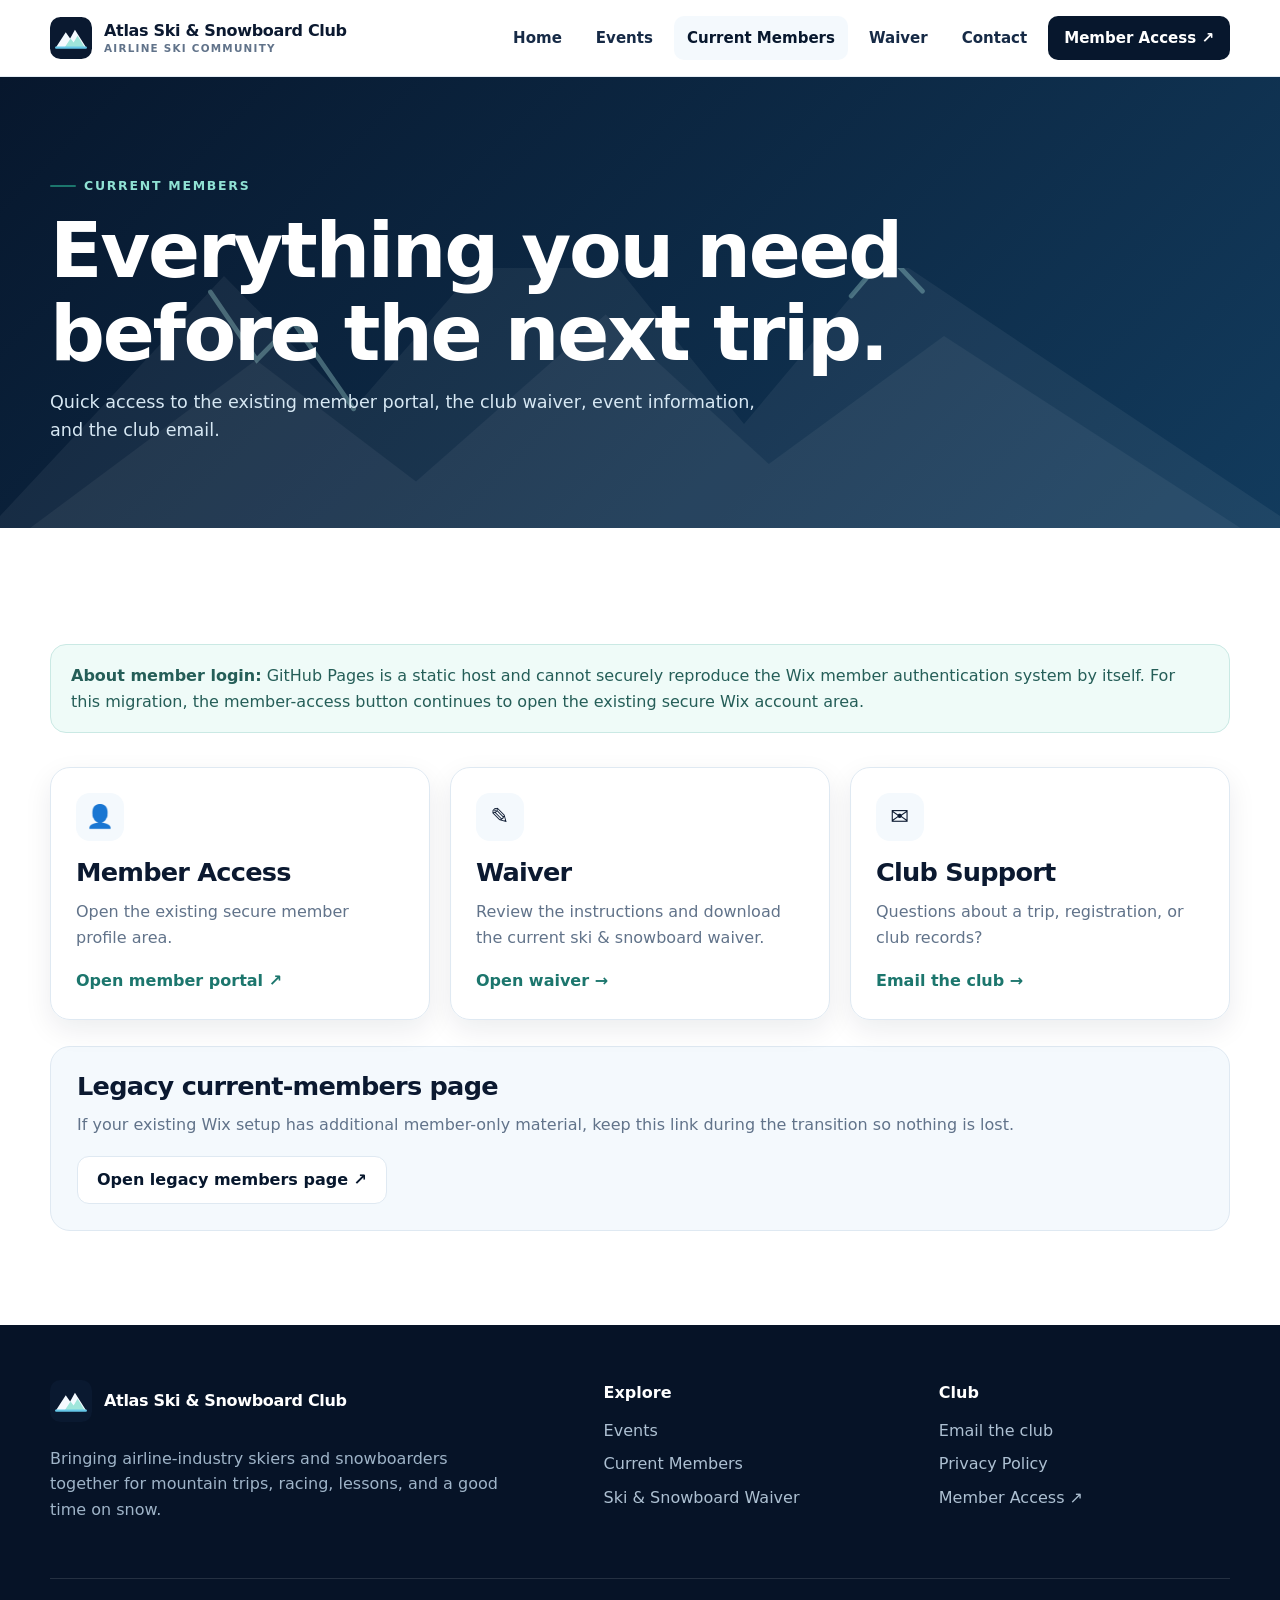
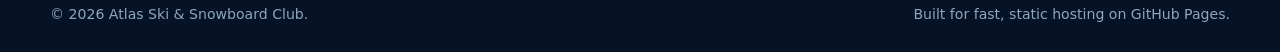
<file: members.html>
<!doctype html><html lang="en"><head><meta charset="utf-8"><meta name="viewport" content="width=device-width,initial-scale=1"><title>Current Members | Atlas Ski &amp; Snowboard Club</title><meta name="description" content="Atlas Ski and Snowboard Club current member resources."><meta name="theme-color" content="#07172d"><link rel="icon" href="assets/img/atlas-mark.svg"><link rel="stylesheet" href="assets/css/styles.css"></head><body><header class="site-header">
  <div class="container nav-wrap">
    <a class="brand" href="index.html" aria-label="Atlas Ski and Snowboard Club home">
      <img src="assets/img/atlas-mark.svg" alt="" width="42" height="42">
      <span class="brand-copy">Atlas Ski &amp; Snowboard Club<small>Airline ski community</small></span>
    </a>
    <button class="menu-btn" type="button" aria-label="Open navigation" aria-expanded="false"><span></span><span></span><span></span></button>
    <nav class="nav-links" aria-label="Primary navigation">
      <a href="index.html" class="">Home</a><a href="events.html" class="">Events</a><a href="members.html" aria-current="page" class="">Current Members</a><a href="waiver.html" class="">Waiver</a>
      <a href="mailto:atlasskisnowboardclub@gmail.com">Contact</a>
      <a class="nav-cta" href="https://www.atlasskisnowboardclub.com/profile/my/profile" target="_blank" rel="noopener">Member Access ↗</a>
    </nav>
  </div>
</header><main><section class="page-hero"><div class="container"><div class="eyebrow" style="color:#90e2d4">Current members</div><h1>Everything you need before the next trip.</h1><p>Quick access to the existing member portal, the club waiver, event information, and the club email.</p></div></section><section class="section"><div class="container"><div class="notice"><strong>About member login:</strong> GitHub Pages is a static host and cannot securely reproduce the Wix member authentication system by itself. For this migration, the member-access button continues to open the existing secure Wix account area.</div><div class="member-grid"><article class="member-tile fade-in"><div class="member-icon">👤</div><h3>Member Access</h3><p class="muted">Open the existing secure member profile area.</p><a class="text-link" href="https://www.atlasskisnowboardclub.com/profile/my/profile" target="_blank" rel="noopener">Open member portal ↗</a></article><article class="member-tile fade-in"><div class="member-icon">✎</div><h3>Waiver</h3><p class="muted">Review the instructions and download the current ski &amp; snowboard waiver.</p><a class="text-link" href="waiver.html">Open waiver →</a></article><article class="member-tile fade-in"><div class="member-icon">✉</div><h3>Club Support</h3><p class="muted">Questions about a trip, registration, or club records?</p><a class="text-link" href="mailto:atlasskisnowboardclub@gmail.com">Email the club →</a></article></div><div class="legacy-box"><h3>Legacy current-members page</h3><p class="muted">If your existing Wix setup has additional member-only material, keep this link during the transition so nothing is lost.</p><a class="btn btn-light" href="https://www.atlasskisnowboardclub.com/currentmembers" target="_blank" rel="noopener">Open legacy members page ↗</a></div></div></section></main><footer>
  <div class="container">
    <div class="footer-grid">
      <div class="footer-brand">
        <a class="brand" href="index.html"><img src="assets/img/atlas-mark.svg" alt="" width="42" height="42"><span>Atlas Ski &amp; Snowboard Club</span></a>
        <p>Bringing airline-industry skiers and snowboarders together for mountain trips, racing, lessons, and a good time on snow.</p>
      </div>
      <div><div class="footer-title">Explore</div><div class="footer-links"><a href="events.html">Events</a><a href="members.html">Current Members</a><a href="waiver.html">Ski &amp; Snowboard Waiver</a></div></div>
      <div><div class="footer-title">Club</div><div class="footer-links"><a href="mailto:atlasskisnowboardclub@gmail.com">Email the club</a><a href="privacy.html">Privacy Policy</a><a href="https://www.atlasskisnowboardclub.com/profile/my/profile" target="_blank" rel="noopener">Member Access ↗</a></div></div>
    </div>
    <div class="footer-bottom"><span>© <span data-year></span> Atlas Ski &amp; Snowboard Club.</span><span>Built for fast, static hosting on GitHub Pages.</span></div>
  </div>
</footer><script src="assets/js/main.js"></script><script src="assets/js/year.js"></script></body></html>
</file>
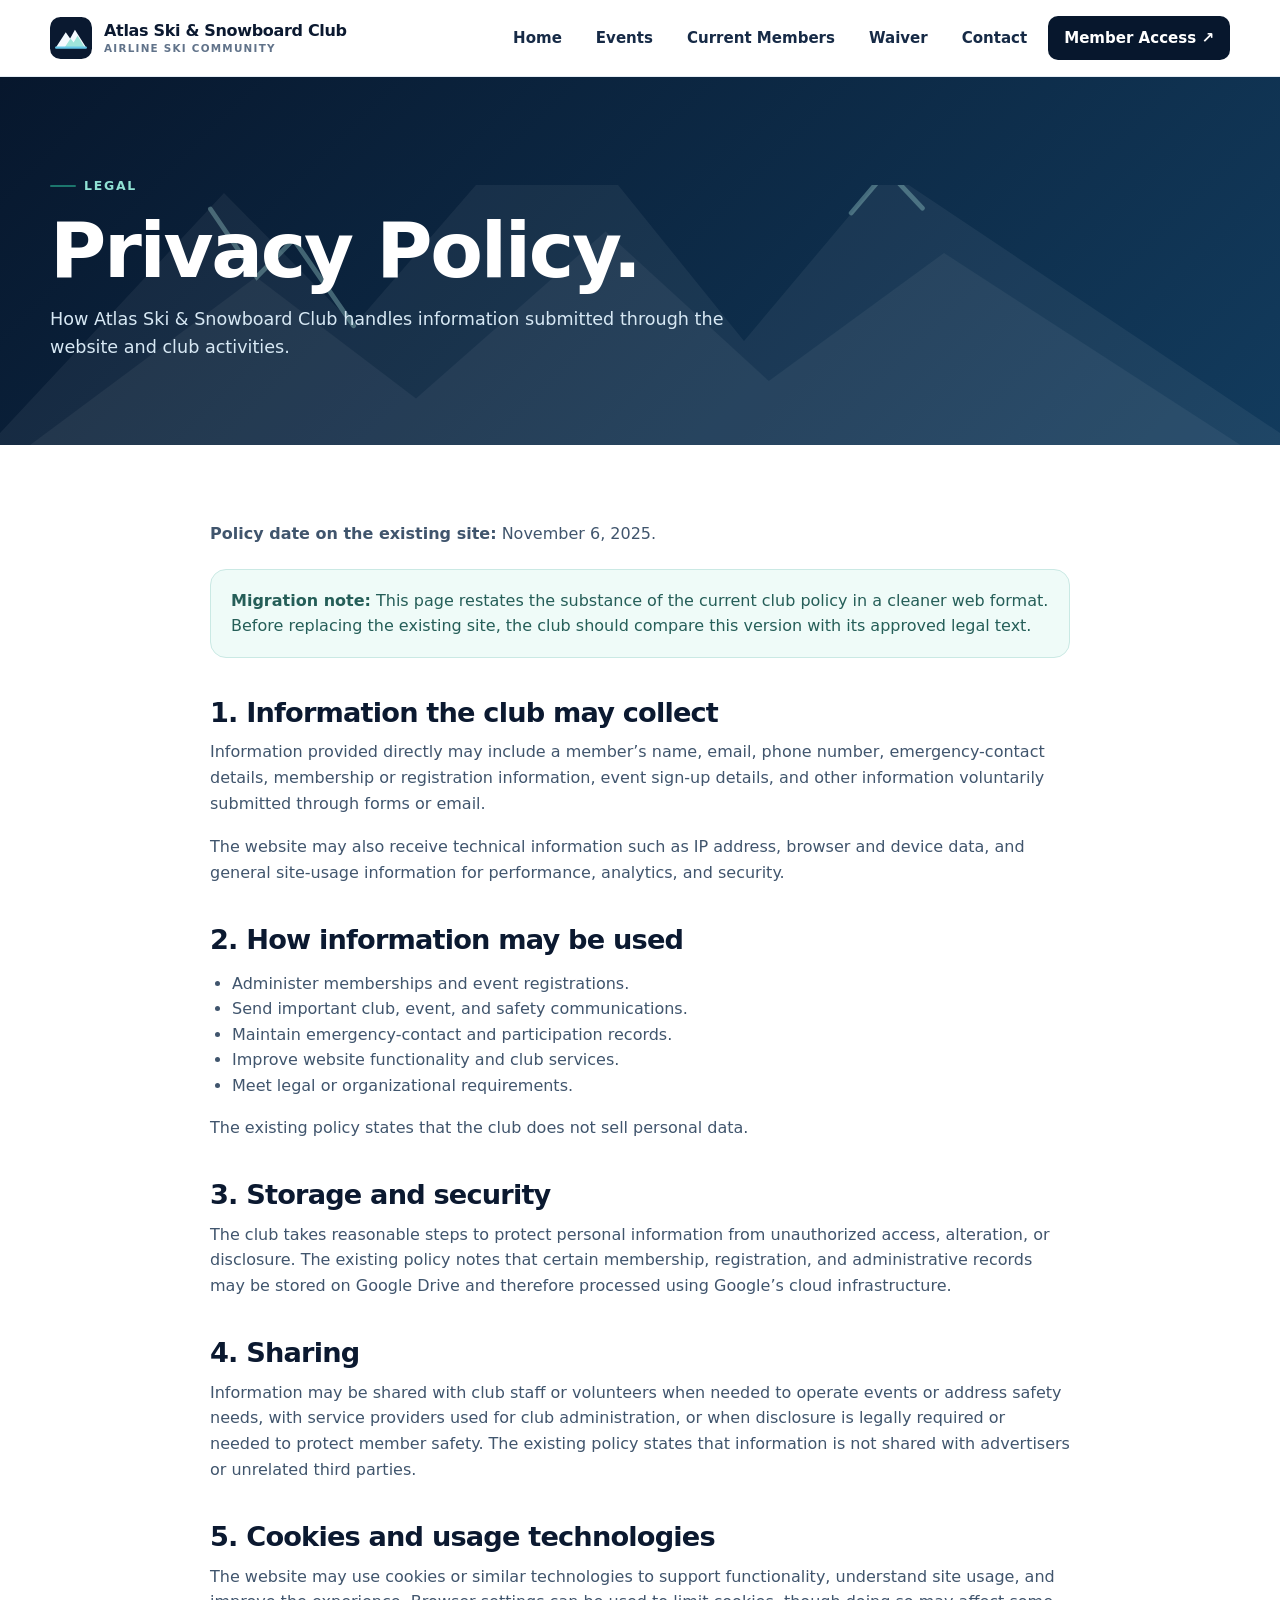
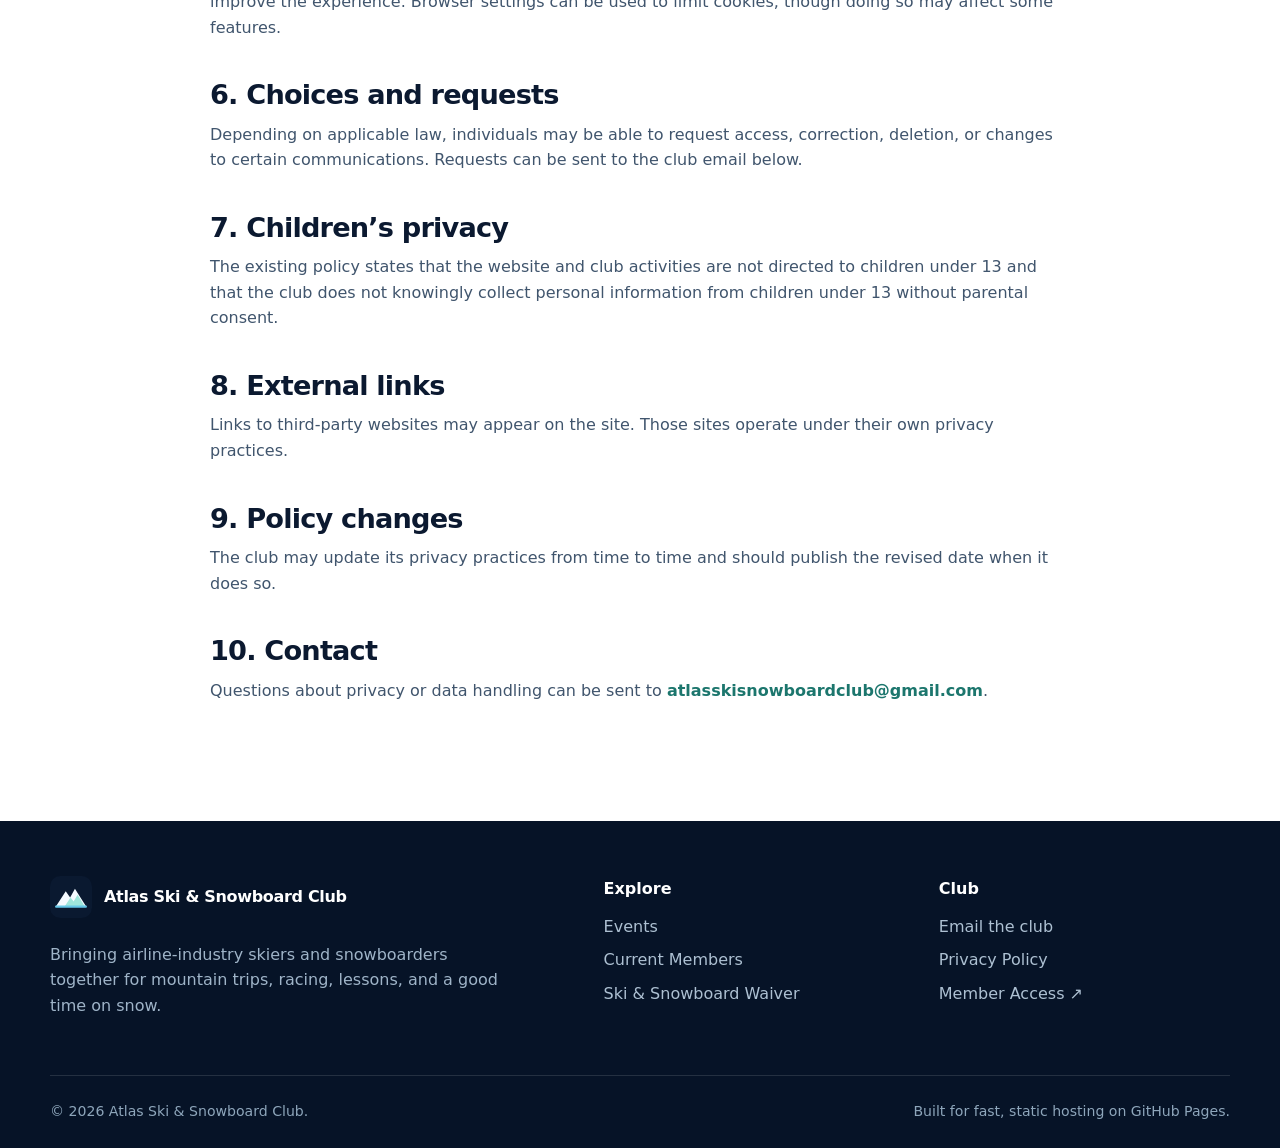
<file: privacy.html>
<!doctype html><html lang="en"><head><meta charset="utf-8"><meta name="viewport" content="width=device-width,initial-scale=1"><title>Privacy Policy | Atlas Ski &amp; Snowboard Club</title><meta name="description" content="Atlas Ski and Snowboard Club privacy policy."><meta name="theme-color" content="#07172d"><link rel="icon" href="assets/img/atlas-mark.svg"><link rel="stylesheet" href="assets/css/styles.css"></head><body><header class="site-header">
  <div class="container nav-wrap">
    <a class="brand" href="index.html" aria-label="Atlas Ski and Snowboard Club home">
      <img src="assets/img/atlas-mark.svg" alt="" width="42" height="42">
      <span class="brand-copy">Atlas Ski &amp; Snowboard Club<small>Airline ski community</small></span>
    </a>
    <button class="menu-btn" type="button" aria-label="Open navigation" aria-expanded="false"><span></span><span></span><span></span></button>
    <nav class="nav-links" aria-label="Primary navigation">
      <a href="index.html" class="">Home</a><a href="events.html" class="">Events</a><a href="members.html" class="">Current Members</a><a href="waiver.html" class="">Waiver</a>
      <a href="mailto:atlasskisnowboardclub@gmail.com">Contact</a>
      <a class="nav-cta" href="https://www.atlasskisnowboardclub.com/profile/my/profile" target="_blank" rel="noopener">Member Access ↗</a>
    </nav>
  </div>
</header><main><section class="page-hero"><div class="container"><div class="eyebrow" style="color:#90e2d4">Legal</div><h1>Privacy Policy.</h1><p>How Atlas Ski &amp; Snowboard Club handles information submitted through the website and club activities.</p></div></section><div class="content-shell prose"><p><strong>Policy date on the existing site:</strong> November 6, 2025.</p><div class="notice"><strong>Migration note:</strong> This page restates the substance of the current club policy in a cleaner web format. Before replacing the existing site, the club should compare this version with its approved legal text.</div><h2>1. Information the club may collect</h2><p>Information provided directly may include a member’s name, email, phone number, emergency-contact details, membership or registration information, event sign-up details, and other information voluntarily submitted through forms or email.</p><p>The website may also receive technical information such as IP address, browser and device data, and general site-usage information for performance, analytics, and security.</p><h2>2. How information may be used</h2><ul><li>Administer memberships and event registrations.</li><li>Send important club, event, and safety communications.</li><li>Maintain emergency-contact and participation records.</li><li>Improve website functionality and club services.</li><li>Meet legal or organizational requirements.</li></ul><p>The existing policy states that the club does not sell personal data.</p><h2>3. Storage and security</h2><p>The club takes reasonable steps to protect personal information from unauthorized access, alteration, or disclosure. The existing policy notes that certain membership, registration, and administrative records may be stored on Google Drive and therefore processed using Google’s cloud infrastructure.</p><h2>4. Sharing</h2><p>Information may be shared with club staff or volunteers when needed to operate events or address safety needs, with service providers used for club administration, or when disclosure is legally required or needed to protect member safety. The existing policy states that information is not shared with advertisers or unrelated third parties.</p><h2>5. Cookies and usage technologies</h2><p>The website may use cookies or similar technologies to support functionality, understand site usage, and improve the experience. Browser settings can be used to limit cookies, though doing so may affect some features.</p><h2>6. Choices and requests</h2><p>Depending on applicable law, individuals may be able to request access, correction, deletion, or changes to certain communications. Requests can be sent to the club email below.</p><h2>7. Children’s privacy</h2><p>The existing policy states that the website and club activities are not directed to children under 13 and that the club does not knowingly collect personal information from children under 13 without parental consent.</p><h2>8. External links</h2><p>Links to third-party websites may appear on the site. Those sites operate under their own privacy practices.</p><h2>9. Policy changes</h2><p>The club may update its privacy practices from time to time and should publish the revised date when it does so.</p><h2>10. Contact</h2><p>Questions about privacy or data handling can be sent to <a class="text-link" href="mailto:atlasskisnowboardclub@gmail.com">atlasskisnowboardclub@gmail.com</a>.</p></div></main><footer>
  <div class="container">
    <div class="footer-grid">
      <div class="footer-brand">
        <a class="brand" href="index.html"><img src="assets/img/atlas-mark.svg" alt="" width="42" height="42"><span>Atlas Ski &amp; Snowboard Club</span></a>
        <p>Bringing airline-industry skiers and snowboarders together for mountain trips, racing, lessons, and a good time on snow.</p>
      </div>
      <div><div class="footer-title">Explore</div><div class="footer-links"><a href="events.html">Events</a><a href="members.html">Current Members</a><a href="waiver.html">Ski &amp; Snowboard Waiver</a></div></div>
      <div><div class="footer-title">Club</div><div class="footer-links"><a href="mailto:atlasskisnowboardclub@gmail.com">Email the club</a><a href="privacy.html">Privacy Policy</a><a href="https://www.atlasskisnowboardclub.com/profile/my/profile" target="_blank" rel="noopener">Member Access ↗</a></div></div>
    </div>
    <div class="footer-bottom"><span>© <span data-year></span> Atlas Ski &amp; Snowboard Club.</span><span>Built for fast, static hosting on GitHub Pages.</span></div>
  </div>
</footer><script src="assets/js/main.js"></script><script src="assets/js/year.js"></script></body></html>
</file>
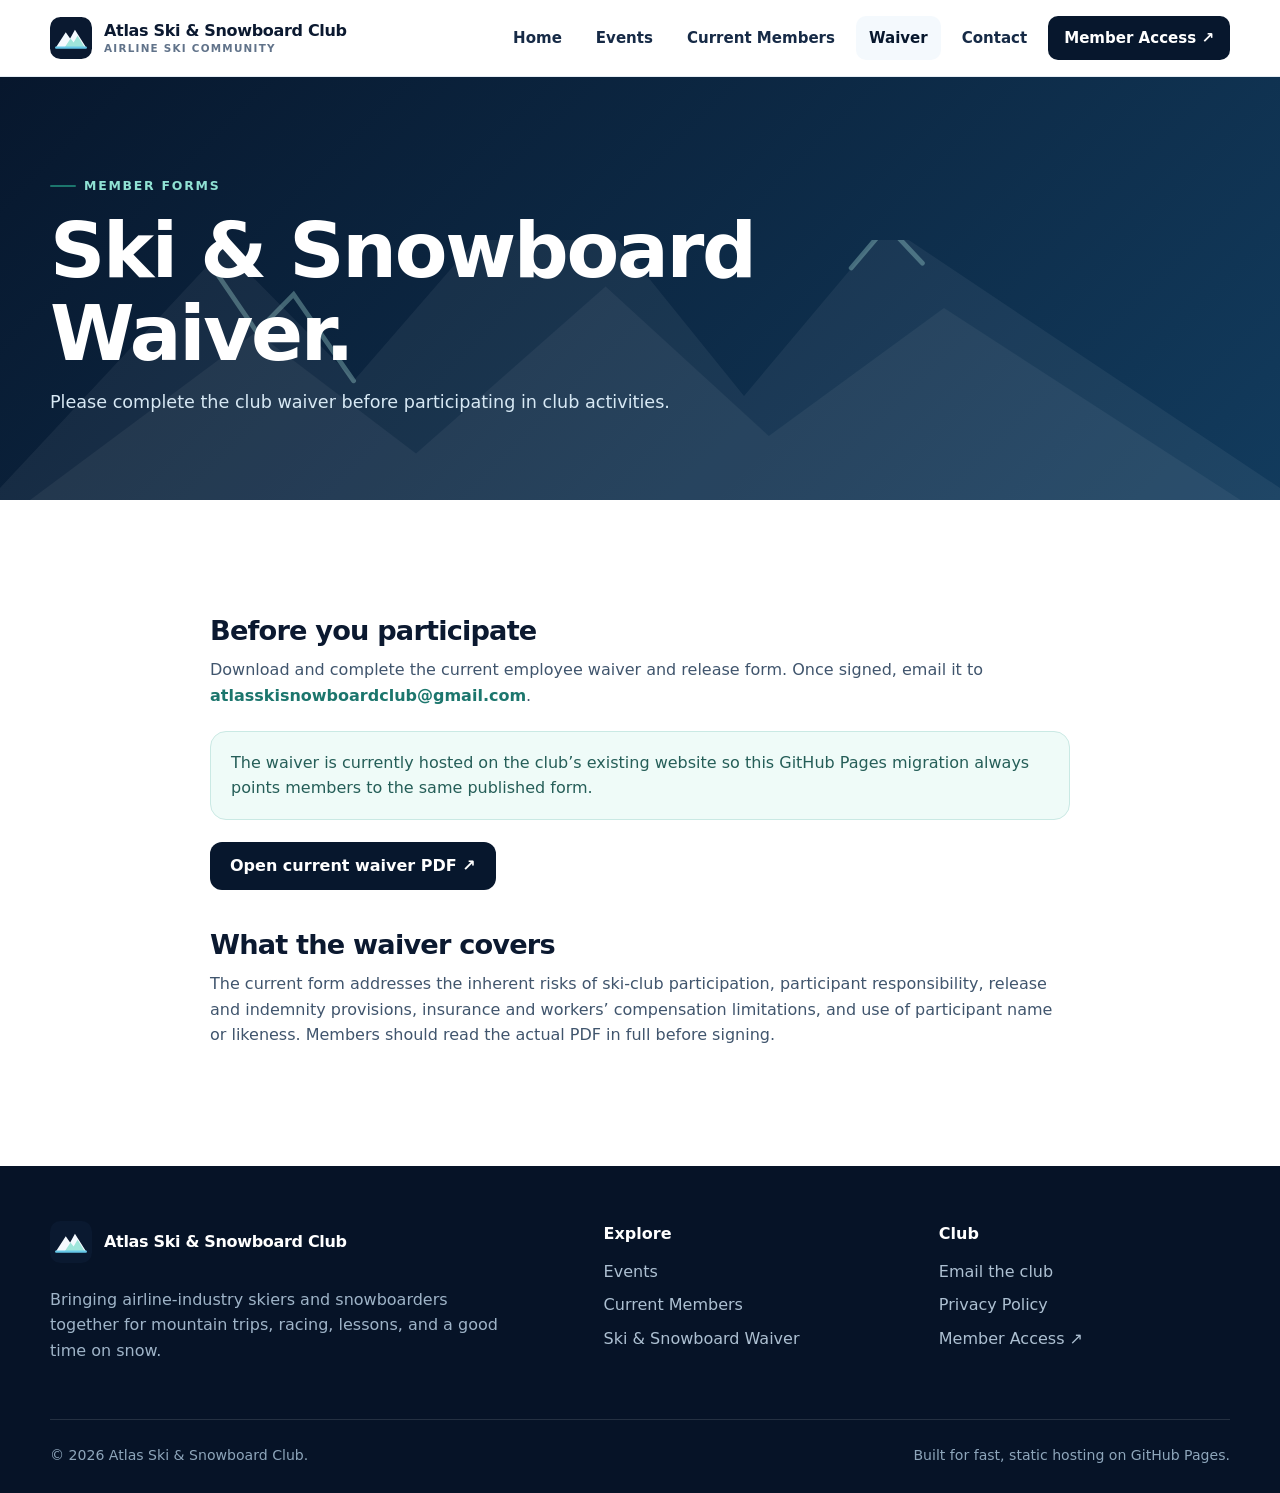
<file: waiver.html>
<!doctype html><html lang="en"><head><meta charset="utf-8"><meta name="viewport" content="width=device-width,initial-scale=1"><title>Ski & Snowboard Waiver | Atlas Ski &amp; Snowboard Club</title><meta name="description" content="Atlas Ski and Snowboard Club waiver instructions and current waiver PDF."><meta name="theme-color" content="#07172d"><link rel="icon" href="assets/img/atlas-mark.svg"><link rel="stylesheet" href="assets/css/styles.css"></head><body><header class="site-header">
  <div class="container nav-wrap">
    <a class="brand" href="index.html" aria-label="Atlas Ski and Snowboard Club home">
      <img src="assets/img/atlas-mark.svg" alt="" width="42" height="42">
      <span class="brand-copy">Atlas Ski &amp; Snowboard Club<small>Airline ski community</small></span>
    </a>
    <button class="menu-btn" type="button" aria-label="Open navigation" aria-expanded="false"><span></span><span></span><span></span></button>
    <nav class="nav-links" aria-label="Primary navigation">
      <a href="index.html" class="">Home</a><a href="events.html" class="">Events</a><a href="members.html" class="">Current Members</a><a href="waiver.html" aria-current="page" class="">Waiver</a>
      <a href="mailto:atlasskisnowboardclub@gmail.com">Contact</a>
      <a class="nav-cta" href="https://www.atlasskisnowboardclub.com/profile/my/profile" target="_blank" rel="noopener">Member Access ↗</a>
    </nav>
  </div>
</header><main><section class="page-hero"><div class="container"><div class="eyebrow" style="color:#90e2d4">Member forms</div><h1>Ski &amp; Snowboard Waiver.</h1><p>Please complete the club waiver before participating in club activities.</p></div></section><div class="content-shell prose"><h2>Before you participate</h2><p>Download and complete the current employee waiver and release form. Once signed, email it to <a class="text-link" href="mailto:atlasskisnowboardclub@gmail.com">atlasskisnowboardclub@gmail.com</a>.</p><div class="notice">The waiver is currently hosted on the club’s existing website so this GitHub Pages migration always points members to the same published form.</div><p><a class="btn btn-dark" href="https://www.atlasskisnowboardclub.com/_files/ugd/af9aff_60998bb3d6e14a10af61ba1ff5b6d6c3.pdf" target="_blank" rel="noopener">Open current waiver PDF ↗</a></p><h2>What the waiver covers</h2><p>The current form addresses the inherent risks of ski-club participation, participant responsibility, release and indemnity provisions, insurance and workers’ compensation limitations, and use of participant name or likeness. Members should read the actual PDF in full before signing.</p></div></main><footer>
  <div class="container">
    <div class="footer-grid">
      <div class="footer-brand">
        <a class="brand" href="index.html"><img src="assets/img/atlas-mark.svg" alt="" width="42" height="42"><span>Atlas Ski &amp; Snowboard Club</span></a>
        <p>Bringing airline-industry skiers and snowboarders together for mountain trips, racing, lessons, and a good time on snow.</p>
      </div>
      <div><div class="footer-title">Explore</div><div class="footer-links"><a href="events.html">Events</a><a href="members.html">Current Members</a><a href="waiver.html">Ski &amp; Snowboard Waiver</a></div></div>
      <div><div class="footer-title">Club</div><div class="footer-links"><a href="mailto:atlasskisnowboardclub@gmail.com">Email the club</a><a href="privacy.html">Privacy Policy</a><a href="https://www.atlasskisnowboardclub.com/profile/my/profile" target="_blank" rel="noopener">Member Access ↗</a></div></div>
    </div>
    <div class="footer-bottom"><span>© <span data-year></span> Atlas Ski &amp; Snowboard Club.</span><span>Built for fast, static hosting on GitHub Pages.</span></div>
  </div>
</footer><script src="assets/js/main.js"></script><script src="assets/js/year.js"></script></body></html>
</file>
<file: assets/css/styles.css>
:root {
  --ink: #0b1930;
  --ink-2: #162a46;
  --ice: #f4f9fd;
  --white: #ffffff;
  --line: #dfe9f2;
  --muted: #61738a;
  --sky: #5ec6e7;
  --mint: #90e2d4;
  --mint-dark: #1c766d;
  --navy: #07172d;
  --navy-2: #0f3151;
  --warning: #ab5d16;
  --shadow: 0 18px 55px rgba(7, 23, 45, 0.12);
  --shadow-sm: 0 10px 28px rgba(7, 23, 45, 0.08);
  --radius: 22px;
  --radius-sm: 14px;
  --max: 1180px;
}

* { box-sizing: border-box; }
html { scroll-behavior: smooth; }
body {
  margin: 0;
  font-family: Inter, ui-sans-serif, system-ui, -apple-system, BlinkMacSystemFont, "Segoe UI", sans-serif;
  color: var(--ink);
  background: var(--white);
  line-height: 1.6;
  -webkit-font-smoothing: antialiased;
}
img { max-width: 100%; display: block; }
a { color: inherit; text-decoration: none; }
button, input, select { font: inherit; }
.container { width: min(calc(100% - 40px), var(--max)); margin: 0 auto; }
.eyebrow {
  display: inline-flex;
  align-items: center;
  gap: 8px;
  margin-bottom: 14px;
  font-size: .78rem;
  font-weight: 800;
  letter-spacing: .14em;
  text-transform: uppercase;
  color: var(--mint-dark);
}
.eyebrow::before { content: ""; width: 26px; height: 2px; background: var(--mint-dark); border-radius: 2px; }
h1, h2, h3, h4 { margin: 0 0 12px; line-height: 1.08; letter-spacing: -0.03em; }
h1 { font-size: clamp(2.8rem, 7vw, 6.2rem); }
h2 { font-size: clamp(2rem, 4vw, 3.55rem); }
h3 { font-size: clamp(1.25rem, 2vw, 1.6rem); }
p { margin: 0 0 18px; }
.lead { font-size: clamp(1.08rem, 2vw, 1.28rem); color: #d8e8f5; max-width: 700px; }
.muted { color: var(--muted); }

.site-header {
  position: sticky;
  top: 0;
  z-index: 50;
  background: rgba(255,255,255,.88);
  backdrop-filter: blur(18px);
  border-bottom: 1px solid rgba(223,233,242,.8);
}
.nav-wrap { min-height: 76px; display: flex; align-items: center; justify-content: space-between; gap: 24px; }
.brand { display: inline-flex; align-items: center; gap: 12px; font-weight: 900; letter-spacing: -.02em; }
.brand img { width: 42px; height: 42px; }
.brand-copy { display: flex; flex-direction: column; line-height: 1.02; }
.brand-copy small { font-weight: 700; font-size: .65rem; letter-spacing: .12em; text-transform: uppercase; color: var(--muted); margin-top: 4px; }
.nav-links { display: flex; align-items: center; gap: 8px; }
.nav-links a { padding: 10px 13px; border-radius: 10px; color: var(--ink-2); font-weight: 700; font-size: .94rem; }
.nav-links a:hover, .nav-links a[aria-current="page"] { background: var(--ice); color: var(--navy); }
.nav-links .nav-cta { background: var(--navy); color: white; padding-inline: 16px; }
.nav-links .nav-cta:hover { background: var(--navy-2); color: white; }
.menu-btn { display: none; width: 44px; height: 44px; border: 1px solid var(--line); background: white; border-radius: 12px; cursor: pointer; }
.menu-btn span { width: 19px; height: 2px; background: var(--ink); display: block; margin: 4px auto; border-radius: 2px; }

.hero {
  position: relative;
  min-height: 690px;
  overflow: hidden;
  display: flex;
  align-items: center;
  color: white;
  background:
    linear-gradient(90deg, rgba(5,18,35,.96) 0%, rgba(5,18,35,.84) 47%, rgba(5,18,35,.37) 100%),
    url('https://static.wixstatic.com/media/af9aff_cb070762d622454fbf0e550f488bd56f~mv2.jpg') center/cover no-repeat,
    linear-gradient(135deg, var(--navy), var(--navy-2));
}
.hero::after {
  content: "";
  position: absolute;
  inset: auto 0 0;
  height: 55%;
  background: url('../img/mountain-lines.svg') center bottom/cover no-repeat;
  pointer-events: none;
}
.hero-grid { position: relative; z-index: 2; display: grid; grid-template-columns: 1.1fr .65fr; align-items: end; gap: 60px; padding: 90px 0 88px; }
.hero .eyebrow { color: var(--mint); }
.hero .eyebrow::before { background: var(--mint); }
.hero h1 { max-width: 860px; }
.hero h1 span { color: var(--mint); }
.hero-actions { display: flex; flex-wrap: wrap; gap: 12px; margin-top: 32px; }
.btn { display: inline-flex; align-items: center; justify-content: center; gap: 9px; min-height: 48px; padding: 0 19px; border-radius: 12px; border: 1px solid transparent; font-weight: 800; transition: .2s ease; cursor: pointer; }
.btn:hover { transform: translateY(-2px); }
.btn-primary { background: var(--mint); color: var(--navy); box-shadow: 0 9px 24px rgba(144,226,212,.22); }
.btn-primary:hover { background: #aaf0e5; }
.btn-secondary { color: white; border-color: rgba(255,255,255,.34); background: rgba(255,255,255,.08); }
.btn-secondary:hover { background: rgba(255,255,255,.15); }
.btn-dark { background: var(--navy); color: white; }
.btn-dark:hover { background: var(--navy-2); }
.btn-light { background: white; color: var(--navy); border-color: var(--line); }
.hero-card { justify-self: end; width: min(100%, 360px); padding: 26px; border-radius: var(--radius); background: rgba(255,255,255,.1); border: 1px solid rgba(255,255,255,.2); backdrop-filter: blur(16px); box-shadow: var(--shadow); }
.hero-card .stat { display: grid; grid-template-columns: auto 1fr; gap: 14px; padding: 17px 0; border-bottom: 1px solid rgba(255,255,255,.15); }
.hero-card .stat:last-child { border-bottom: 0; padding-bottom: 0; }
.stat-icon { width: 42px; height: 42px; display: grid; place-items: center; border-radius: 12px; background: rgba(144,226,212,.17); font-size: 1.25rem; }
.stat strong { display: block; font-size: 1.05rem; }
.stat span { color: #ccdeec; font-size: .91rem; }

.section { padding: 94px 0; }
.section-soft { background: var(--ice); }
.section-dark { background: var(--navy); color: white; }
.section-head { display: flex; align-items: end; justify-content: space-between; gap: 30px; margin-bottom: 38px; }
.section-head p { max-width: 580px; margin-bottom: 4px; }

.cards { display: grid; grid-template-columns: repeat(3, 1fr); gap: 22px; }
.event-card { background: white; border: 1px solid var(--line); border-radius: var(--radius); overflow: hidden; box-shadow: var(--shadow-sm); transition: transform .22s ease, box-shadow .22s ease; }
.event-card:hover { transform: translateY(-5px); box-shadow: var(--shadow); }
.event-image { position: relative; height: 220px; overflow: hidden; background: linear-gradient(135deg, #cbeaf3, #9ddbcc); }
.event-image img { width: 100%; height: 100%; object-fit: cover; transition: transform .4s ease; }
.event-card:hover .event-image img { transform: scale(1.04); }
.event-badge { position: absolute; top: 15px; left: 15px; background: rgba(7,23,45,.88); color: white; border-radius: 999px; padding: 7px 11px; font-size: .74rem; font-weight: 800; backdrop-filter: blur(8px); }
.event-body { padding: 22px; }
.event-meta { display: flex; gap: 9px; align-items: center; flex-wrap: wrap; color: var(--muted); font-size: .88rem; font-weight: 650; margin-bottom: 10px; }
.event-body h3 { margin-bottom: 9px; }
.event-body p { color: var(--muted); font-size: .95rem; margin-bottom: 18px; }
.text-link { display: inline-flex; align-items: center; gap: 7px; font-weight: 800; color: var(--mint-dark); }
.text-link:hover { gap: 11px; }

.feature-grid { display: grid; grid-template-columns: 1fr 1fr; gap: 38px; align-items: center; }
.photo-stack { position: relative; min-height: 510px; }
.photo-main, .photo-small { border-radius: 26px; overflow: hidden; box-shadow: var(--shadow); background: #dbeff6; }
.photo-main { width: 82%; height: 440px; }
.photo-main img, .photo-small img { width: 100%; height: 100%; object-fit: cover; }
.photo-small { position: absolute; right: 0; bottom: 0; width: 48%; height: 250px; border: 8px solid white; }
.check-list { list-style: none; padding: 0; margin: 27px 0 32px; display: grid; gap: 13px; }
.check-list li { display: flex; gap: 12px; align-items: flex-start; }
.check-list li::before { content: "✓"; width: 25px; height: 25px; flex: 0 0 25px; border-radius: 50%; display: grid; place-items: center; background: #e3f8f4; color: var(--mint-dark); font-size: .8rem; font-weight: 900; margin-top: 1px; }

.callout { padding: 36px; border-radius: 28px; background: linear-gradient(135deg, var(--navy), #103d60); color: white; display: flex; align-items: center; justify-content: space-between; gap: 35px; overflow: hidden; position: relative; }
.callout::after { content: ""; position: absolute; width: 270px; height: 270px; border-radius: 50%; right: -85px; top: -100px; background: rgba(144,226,212,.12); }
.callout p { color: #d5e7f4; max-width: 680px; margin: 0; }
.callout .btn { z-index: 2; white-space: nowrap; }

.page-hero { padding: 92px 0 66px; background: linear-gradient(135deg, var(--navy), #123b5d); color: white; position: relative; overflow: hidden; }
.page-hero::after { content: ""; position: absolute; inset: auto 0 -80px; height: 340px; background: url('../img/mountain-lines.svg') center bottom/cover no-repeat; opacity: .72; }
.page-hero .container { position: relative; z-index: 2; }
.page-hero h1 { font-size: clamp(2.6rem, 6vw, 5rem); max-width: 900px; }
.page-hero p { max-width: 720px; color: #d7e8f4; font-size: 1.1rem; }

.filter-row { display: flex; gap: 10px; flex-wrap: wrap; margin-bottom: 30px; }
.filter-btn { border: 1px solid var(--line); background: white; color: var(--ink-2); border-radius: 999px; padding: 9px 14px; font-weight: 800; cursor: pointer; }
.filter-btn.active { background: var(--navy); color: white; border-color: var(--navy); }
.events-grid { display: grid; grid-template-columns: repeat(3, 1fr); gap: 22px; }

.event-detail { padding: 72px 0 100px; }
.event-detail-grid { display: grid; grid-template-columns: minmax(0, 1.35fr) minmax(280px, .65fr); gap: 46px; align-items: start; }
.detail-image { width: 100%; height: 470px; border-radius: 26px; overflow: hidden; background: #d9eef4; box-shadow: var(--shadow-sm); margin-bottom: 34px; }
.detail-image img { width: 100%; height: 100%; object-fit: cover; }
.detail-copy h2 { font-size: 2rem; margin-top: 34px; }
.detail-copy p { color: #465a72; }
.detail-sidebar { position: sticky; top: 106px; border: 1px solid var(--line); border-radius: 22px; padding: 26px; box-shadow: var(--shadow-sm); background: white; }
.info-row { display: grid; grid-template-columns: 36px 1fr; gap: 13px; padding: 15px 0; border-bottom: 1px solid var(--line); }
.info-row:last-of-type { border-bottom: 0; }
.info-row .icon { width: 36px; height: 36px; display: grid; place-items: center; border-radius: 10px; background: var(--ice); }
.info-row strong { display: block; font-size: .86rem; }
.info-row span { color: var(--muted); font-size: .91rem; }
.status-chip { display: inline-flex; align-items: center; gap: 7px; padding: 7px 10px; border-radius: 999px; background: #fff3e7; color: var(--warning); font-weight: 850; font-size: .76rem; margin-bottom: 18px; }

.content-shell { width: min(calc(100% - 40px), 860px); margin: 0 auto; padding: 76px 0 100px; }
.prose h2 { font-size: 1.7rem; margin-top: 40px; }
.prose h3 { font-size: 1.2rem; margin-top: 28px; }
.prose p, .prose li { color: #40556d; }
.prose ul { padding-left: 22px; }
.notice { border: 1px solid #cae9e4; background: #effbf8; border-radius: 16px; padding: 18px 20px; color: #255e58; margin: 22px 0; }
.legacy-box { border: 1px solid var(--line); background: var(--ice); padding: 26px; border-radius: 20px; margin-top: 26px; }

.member-grid { display: grid; grid-template-columns: repeat(3, 1fr); gap: 20px; margin-top: 34px; }
.member-tile { border: 1px solid var(--line); border-radius: 20px; padding: 25px; box-shadow: var(--shadow-sm); }
.member-icon { width: 48px; height: 48px; border-radius: 14px; display: grid; place-items: center; background: var(--ice); font-size: 1.4rem; margin-bottom: 18px; }

footer { background: #061327; color: #d5e4ef; padding: 55px 0 26px; }
.footer-grid { display: grid; grid-template-columns: 1.4fr .8fr .8fr; gap: 44px; padding-bottom: 38px; }
.footer-brand { color: white; }
.footer-brand p { max-width: 450px; color: #9fb4c8; margin-top: 16px; }
.footer-title { color: white; font-weight: 850; margin-bottom: 12px; }
.footer-links { display: grid; gap: 8px; }
.footer-links a { color: #adc0d2; }
.footer-links a:hover { color: white; }
.footer-bottom { border-top: 1px solid rgba(255,255,255,.12); padding-top: 24px; display: flex; justify-content: space-between; gap: 20px; color: #8ea6bb; font-size: .88rem; }

.fade-in { opacity: 0; transform: translateY(18px); transition: opacity .55s ease, transform .55s ease; }
.fade-in.in { opacity: 1; transform: none; }

@media (max-width: 980px) {
  .nav-links { display: none; position: absolute; left: 20px; right: 20px; top: 70px; background: white; border: 1px solid var(--line); border-radius: 16px; box-shadow: var(--shadow); padding: 12px; flex-direction: column; align-items: stretch; }
  .nav-links.open { display: flex; }
  .nav-links a { width: 100%; }
  .menu-btn { display: block; }
  .hero-grid { grid-template-columns: 1fr; }
  .hero-card { justify-self: start; width: min(100%, 520px); }
  .cards, .events-grid { grid-template-columns: repeat(2, 1fr); }
  .feature-grid { grid-template-columns: 1fr; }
  .photo-stack { order: -1; }
  .event-detail-grid { grid-template-columns: 1fr; }
  .detail-sidebar { position: static; }
  .member-grid { grid-template-columns: 1fr 1fr; }
}

@media (max-width: 680px) {
  .container { width: min(calc(100% - 28px), var(--max)); }
  .brand-copy { font-size: .89rem; }
  .brand-copy small { display: none; }
  .hero { min-height: 640px; }
  .hero-grid { padding: 70px 0 62px; }
  .hero-card { display: none; }
  .section { padding: 70px 0; }
  .section-head { align-items: flex-start; flex-direction: column; }
  .cards, .events-grid, .member-grid { grid-template-columns: 1fr; }
  .feature-grid { gap: 26px; }
  .photo-stack { min-height: 390px; }
  .photo-main { height: 340px; width: 90%; }
  .photo-small { height: 180px; }
  .callout { padding: 28px; align-items: flex-start; flex-direction: column; }
  .page-hero { padding: 70px 0 52px; }
  .detail-image { height: 310px; }
  .footer-grid { grid-template-columns: 1fr; gap: 28px; }
  .footer-bottom { flex-direction: column; }
}
</file>
